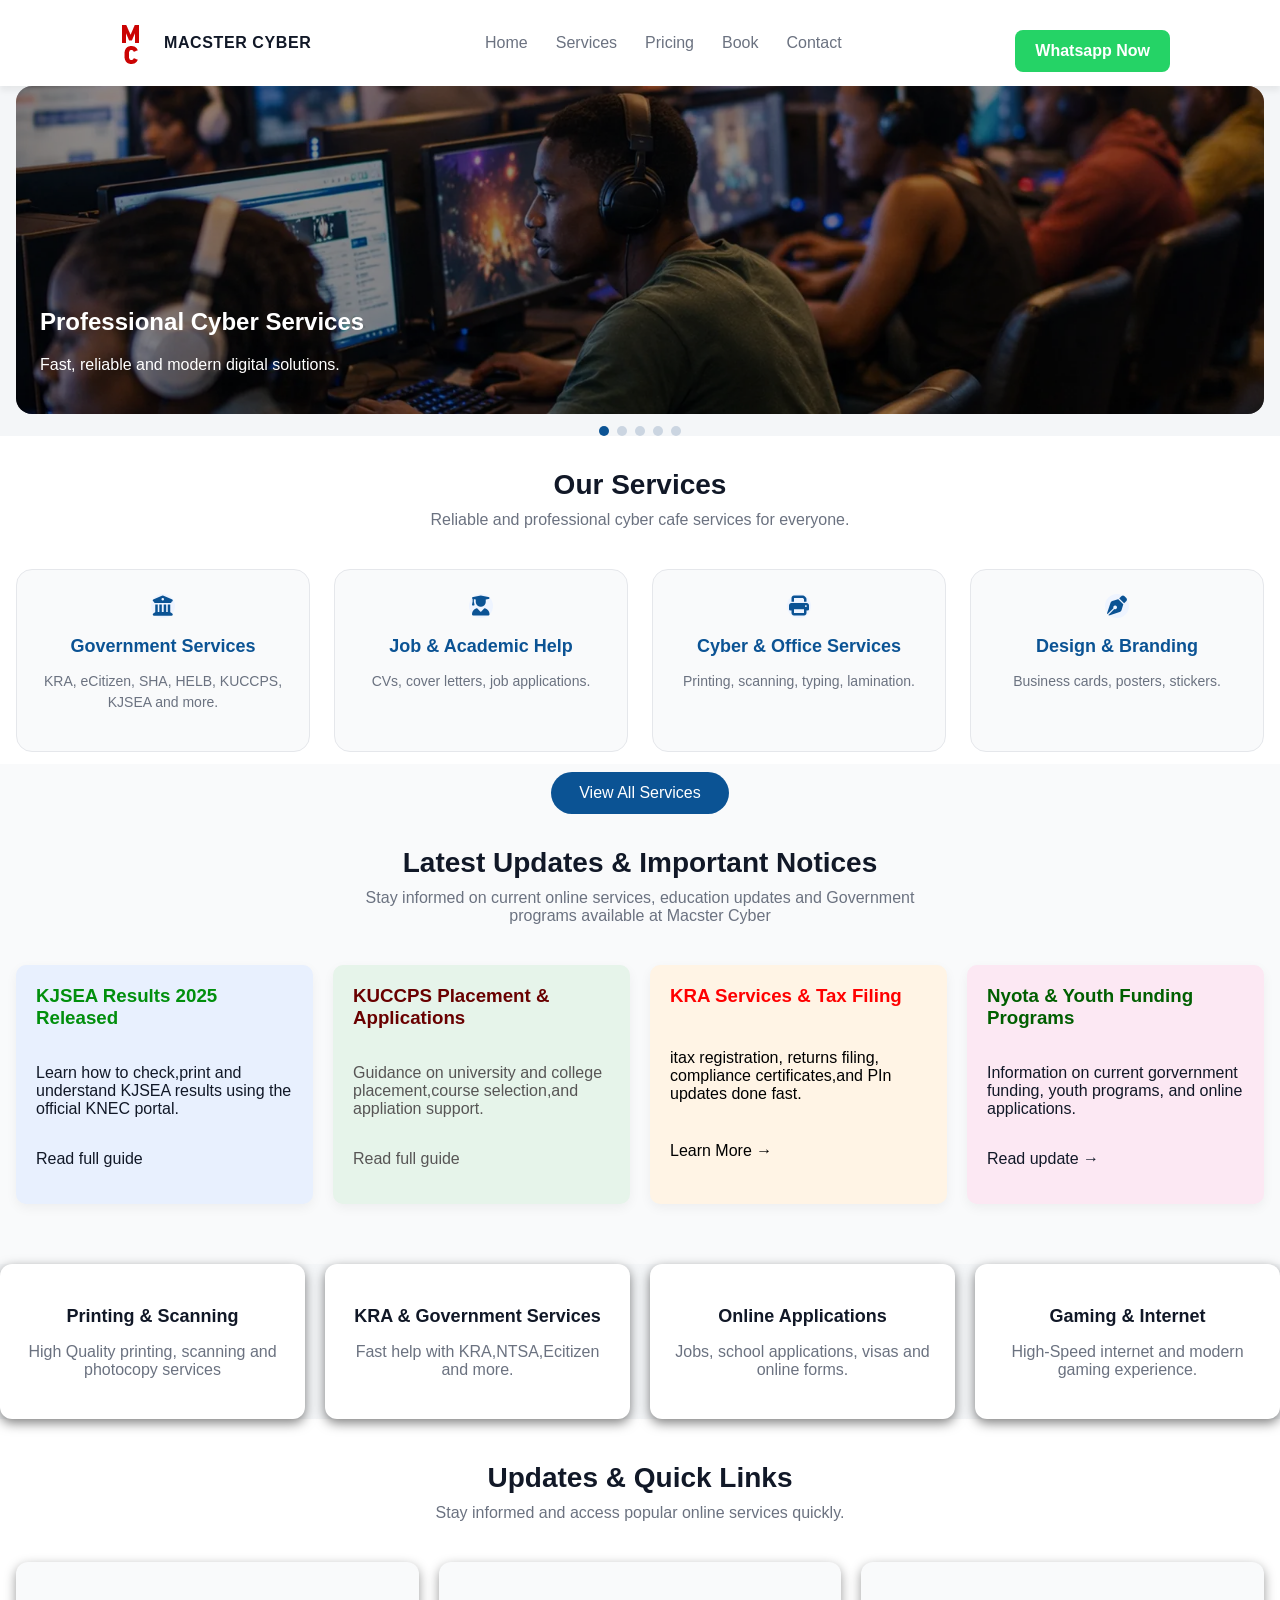
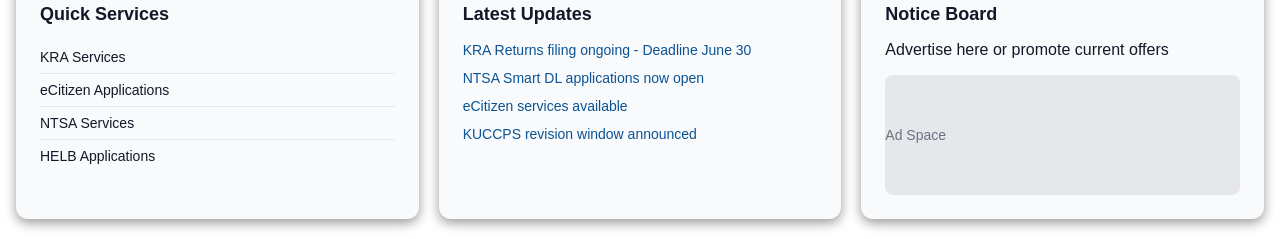
<file: index.html>
<!DOCTYPE html>
<html lang = "en">
  <head>
    <meta charset="utf-8"/>
    <meta name="viewport" content="width=device-width, initial-scale=1"/>
    <title>Macster Cyber Cafe</title>
    <link rel="stylesheet" href="style.css"/>
    <link
  rel="stylesheet"
  href="https://cdnjs.cloudflare.com/ajax/libs/font-awesome/6.5.0/css/all.min.css"
/>

  </head>
  <body>
    <header class="site-header">
      <div class="nav-container" button class="menu-toggle" aria-label="Open menu">
        <a href="#" class="brand" aria-label="Cyber Cafe Home">
          <img src="assets\images\MC LOGO.png" alt="Logo" class="brand-logo" />
          <span class="brand-name">MACSTER CYBER</span>
        </a>

        <nav class="primary-nav" aria-label="Main Navigation">
          <ul class="nav-list">
            <li><a href="#">Home</a></li>
            <li><a href="#">Services</a></li>
            <li><a href="#">Pricing</a></li>
            <li><a href="#">Book</a></li>
            <li><a href="#"">Contact</a> </li>
          </ul>

        </nav>
        <a href="https://wa.me/254110351477"class="whatsapp-btn" target="_blank"class="cta" id="ctabutton">Whatsapp Now</a>
      </div>
    </header>

<section class="slider-section">
  <div class="container">

    <div class="slider">

      <div class="slide active">
        <img src="assets\images\slide-1.webp" alt="Cyber services 1">
        <div class="overlay"></div>
      <div class="slide-text">
        <h2>Professional Cyber Services</h2>
    <p>Fast, reliable and modern digital solutions.</p>
      </div>
      </div>
      
      <div class="slide">
        <img src="assets\images\slide-2.webp" alt="Cyber services 2">
        <div class="overlay"></div>
      <div class="slide-text">
          <h2>High-Speed Internet</h2>
    <p>Work, play, and browse without limits.</p>
      </div>
      </div>
  

      <div class="slide">
        <img src="assets\images\slide-1.webp" alt="Cyber services 3">
        <div class="overlay"></div>
      <div class="slide-text">
       <h2>Gaming Zone</h2>
        <p>Enjoy the latest games with friends.</p>
      </div>
      </div>

      <div class="slide">
        <img src="assets\images\slide-4.webp" alt="Cyber services 4">
        <div class="overlay"></div>
      <div class="slide-text">
       <h2>Online Services</h2>
        <p>Online Job application, Government Services etc </p>
      </div>
      </div>

      <div class="slide">
        <img src="assets\images\slide-5.webp" alt="Cyber services 5">
        <div class="overlay"></div>
      <div class="slide-text">
       <h2>WhatsApp</h2>
        <p>Instant replay</p>
      </div>
      </div>
  <!-- more slides later -->
  <div class="slider-dots">
    <span class="dot active"></span>
    <span class="dot"></span>
    <span class="dot"></span>
    <span class="dot"></span>
    <span class="dot"></span>
    </div>

  </div>
  </div>
</section>



  <section class="services-preview">
    <div class="container">

      <h2>Our Services</h2>
      <p class="section-intro">Reliable and professional cyber cafe services for everyone.</p>
      <div class="cyber-services-grid">

         <a href="services.html#government" class="cyber-services-card">
          <div class="service-icon">
    <i class="fa-solid fa-building-columns"></i>
  </div>
        <h3>Government Services</h3>
        <p>KRA, eCitizen, SHA, HELB, KUCCPS, KJSEA and more.</p>
      </a>


      <a href="services.html#jobs" class="cyber-services-card">
        <div class="service-icon">
    <i class="fa-solid fa-user-graduate"></i>
  </div>
        <h3>Job & Academic Help</h3>
        <p>CVs, cover letters, job applications.</p>
      </a>

        <a href="services.html#cyber" class="cyber-services-card">
          <div class="service-icon">
    <i class="fa-solid fa-print"></i>
  </div>
        <h3>Cyber & Office Services</h3>
        <p>Printing, scanning, typing, lamination.</p>
      </a>

      <a href="services.html#design" class="cyber-services-card">
        <div class="service-icon">
    <i class="fa-solid fa-pen-nib"></i>
  </div>
        <h3>Design & Branding</h3>
        <p>Business cards, posters, stickers.</p>
      </a>

    </div>

    <div class="view-all">
      <a href="services.html" class="btn">View All Services</a>
      </div>

    </div>
  </section>





  <section class="trending-updates">
    <div class="container">

      <h2 class="section-title">Latest Updates & Important Notices</h2>
      <p class="section-intro">Stay informed on current online services, education updates and Government programs available at Macster Cyber

      </p>
      <div class="trending-grid">
        
        <!-- Updates Card 1-->
      <a href="kcse-kjsea.html" class="trending-card kjsea">
            <h3>KJSEA Results 2025 Released</h3>
            <p>Learn how to check,print and understand KJSEA results using the official KNEC portal.</p>
            <p>Read full guide</p>
            
          </a>
         
         <!-- Update Card 2 -->

         <a href="kuccps-guide.html" class="trending-card kuccps-guide">
           <h3>KUCCPS Placement & Applications</h3>
          <p>Guidance on university and college placement,course selection,and appliation support.</p>
            <p>Read full guide</p>
          </a>
         

         <!-- Update Card 3-->
          <a href="kra.html" class="trending-card kra">
            <h3>KRA Services & Tax Filing</h3>
            <p>itax registration, returns filing, compliance certificates,and PIn updates done fast.</p>
            <p>Learn More →</p>
            </a>
            
            <!--Update Card 4-->
            <a href="nyota.html" class="trending-card nyota">
              <h3>Nyota & Youth Funding Programs</h3>
              <p> Information on current gorvernment funding, youth programs, and online applications.</p>
                <p>Read update →</p>
              </a>

          </div>

      </div>

        
  </section>


<section>
  <div class="services-grid">


    <div class="service-card">
    <h3>Printing & Scanning</h3>
    <p>High Quality printing, scanning and photocopy services</p>
  </div>

  <div class="service-card">
    <h3>KRA & Government Services</h3>
    <p>Fast help with KRA,NTSA,Ecitizen and more.</p>
  </div>

  <div class="service-card">
        <h3>Online Applications</h3>
        <p>Jobs, school applications, visas and online forms.</p>
      </div>
  <vid class="service-card">
    <h3>Gaming & Internet</h3>
    <p>High-Speed internet and modern gaming experience.</p>
  </vid>

  </div>
</div>

</section>



<section class="updates">
  <div class="container">

    <h2 class="section-title">Updates & Quick Links</h2>
    <p class="section-intro">
      Stay informed and access popular online services quickly.
    </p>

    <div class="updates-grid">

      <!-- Column 1: updates -->
       <div class="updates-card">
        <h3>Quick Services</h3>
        <ul class="quick-services">
          <li>KRA Services</li>
          <li>eCitizen Applications</li>
          <li>NTSA Services</li>
          <li>HELB Applications</li>
        </ul>
       </div>

        <!-- Column 2: Quick Services -->
       <div class="updates-card">
        <h3>Latest Updates</h3>
        <ul class="updates-list">
          <li><a href="#" >KRA Returns filing ongoing - Deadline June 30</a></li>
           <li><a href="#" >NTSA Smart DL applications now open</a></li>
            <li><a href="#" >eCitizen services available</a></li>
             <li><a href="#" >KUCCPS revision window announced</a></li>
        </ul>
       </div>

       <!-- Column 3: Ads / Promo -->
        <div class="updates-card ads-card">
          <h3>Notice Board</h3>
          <p>
            Advertise here or promote current offers
          </p>
          <div class="ad-placeholder">
            Ad Space
          </div>
        </div>

    </div>
  </div>
</section>






<script src="script.js"></script>

  </body>

</html>
</file>
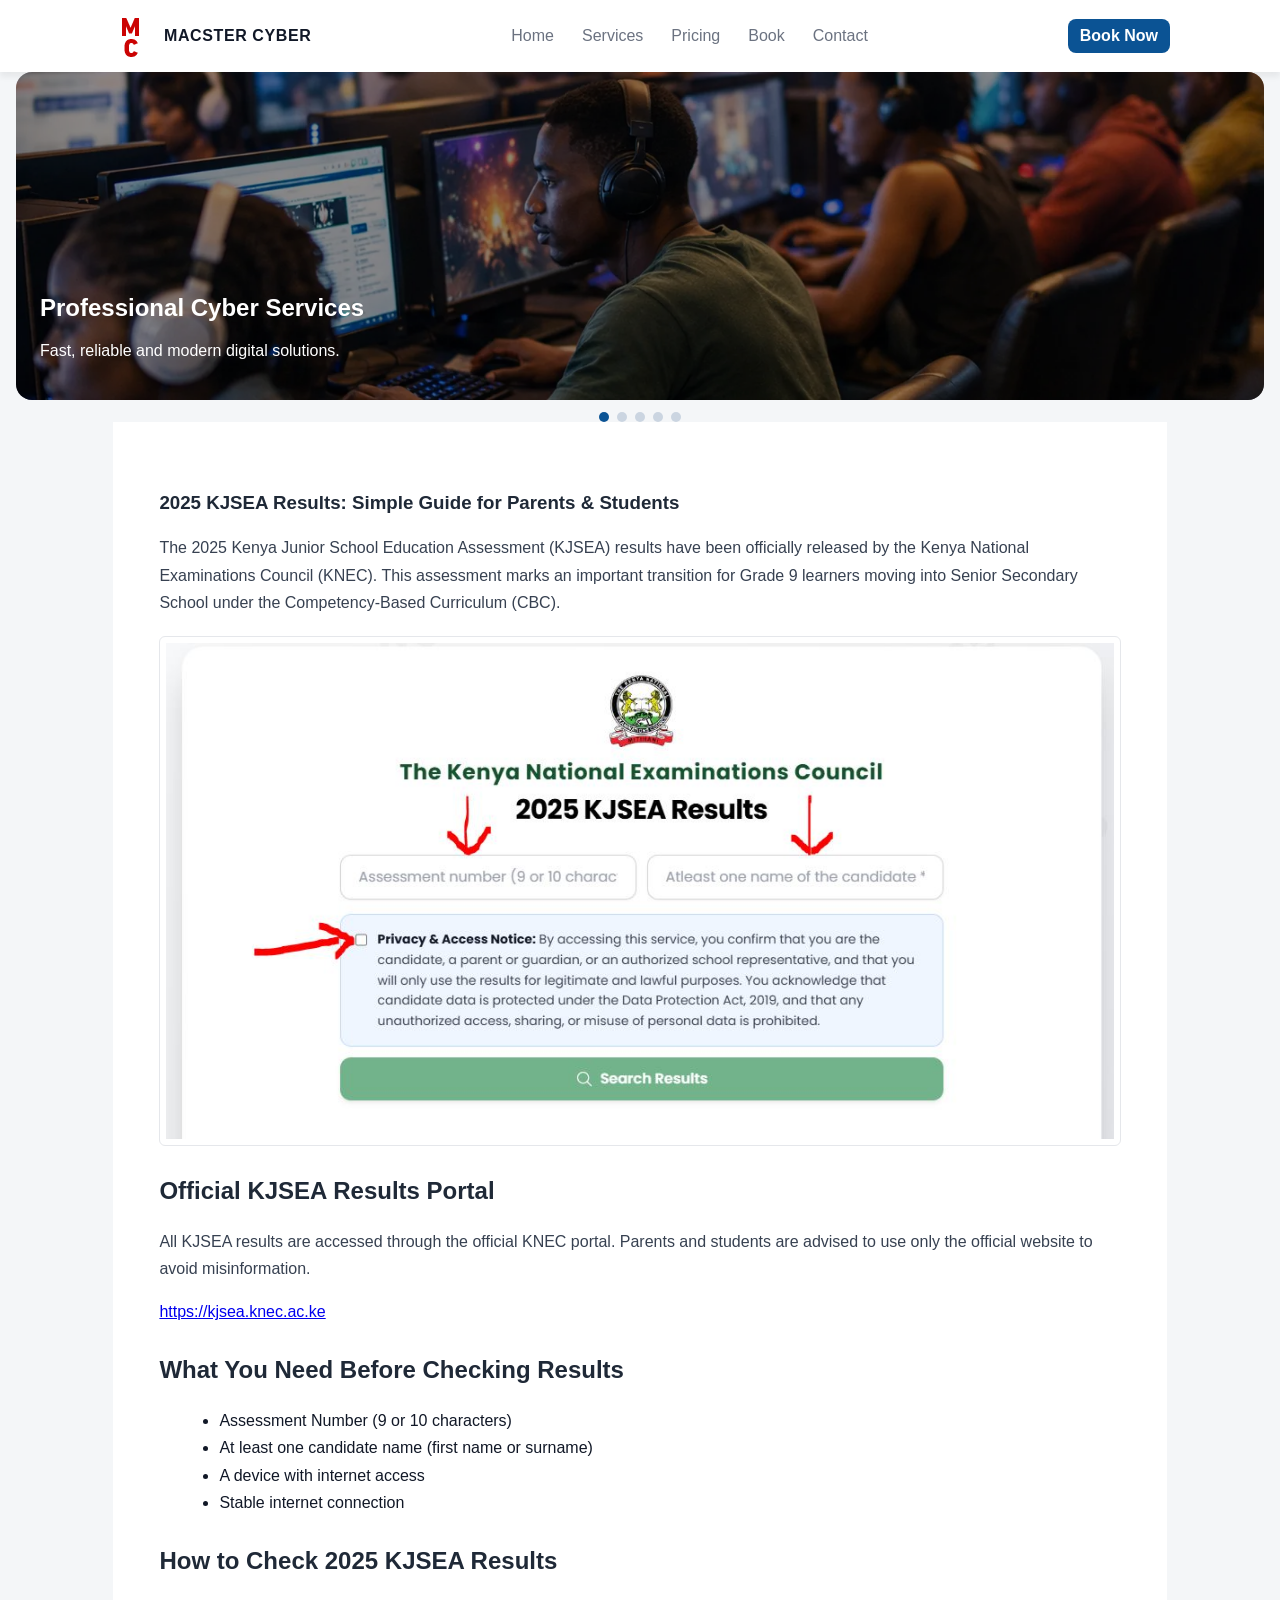
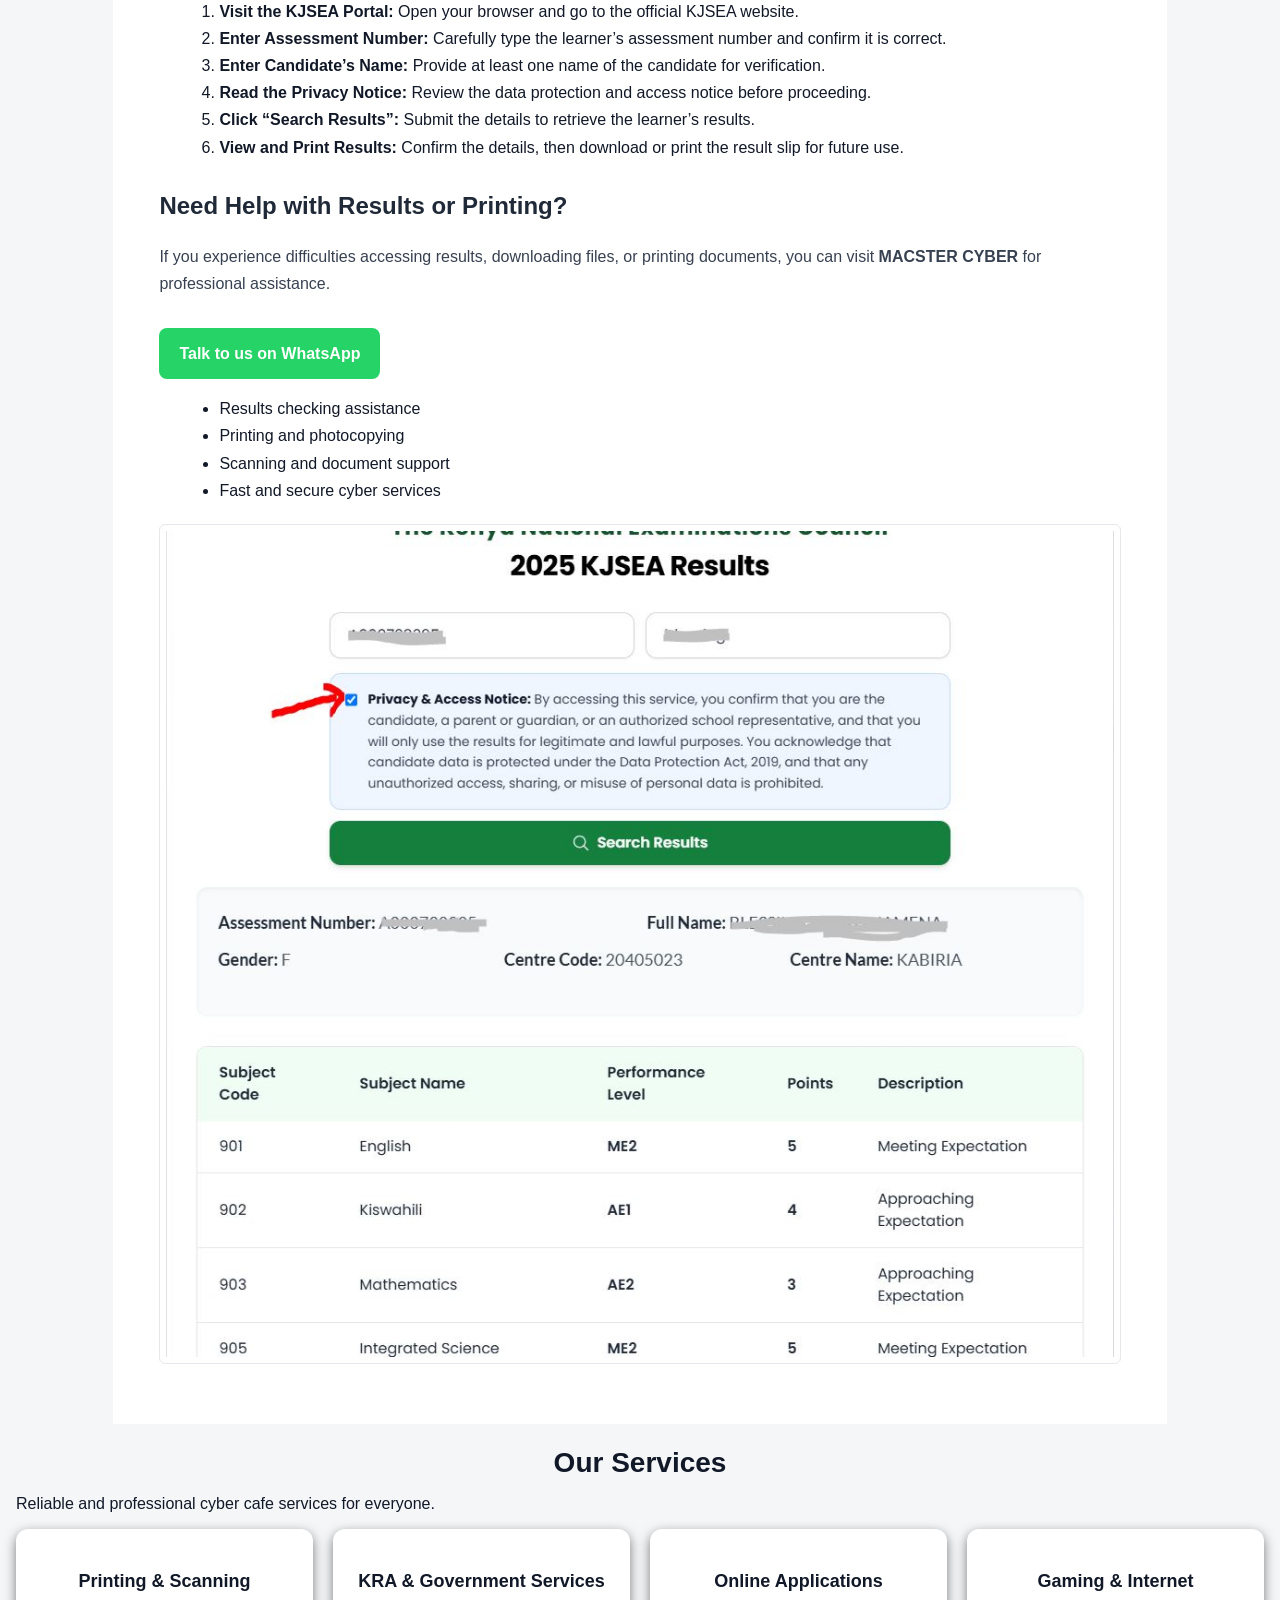
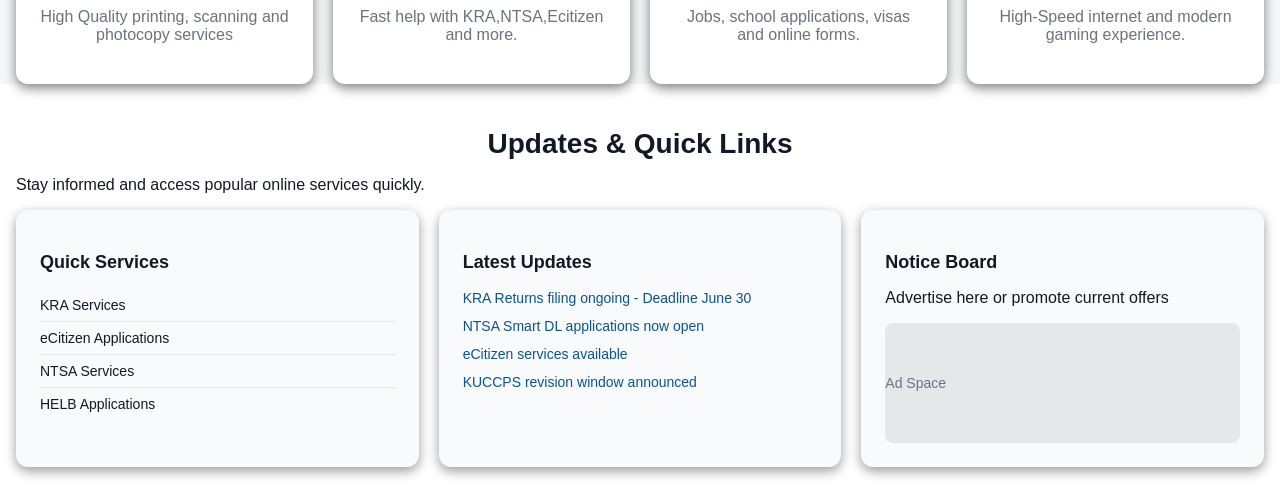
<file: kcse-kjsea.html>
<!DOCTYPE html>
<html lang = "en">
  <head>
    <meta charset="utf-8"/>
    <meta name="viewport" content="width=device-width, initial-scale=1"/>
    <title>Macster Cyber Cafe</title>
    <link rel="stylesheet" href="style.css"/>
  </head>
  <body>
    <header class="site-header">
      <div class="nav-container">
        <a href="#" class="brand" aria-label="Cyber Cafe Home">
          <img src="assets\images\MC LOGO.png" alt="Logo" class="brand-logo" />
          <span class="brand-name">MACSTER CYBER</span>
        </a>

        <nav class="primary-nav" aria-label="Main Navigation">
          <ul class="nav-list">
            <li><a href="index.html">Home</a></li>
            <li><a href="#">Services</a></li>
            <li><a href="#">Pricing</a></li>
            <li><a href="#">Book</a></li>
            <li><a href="#">Contact</a> </li>
          </ul>

        </nav>
        <a href="#" class="cta" id="ctabutton">Book Now</a>
      </div>
    </header>

<section class="slider-section">
  <div class="container">

    <div class="slider">

      <div class="slide active">
        <img src="assets\images\slide-1.webp" alt="Cyber services 1">
        <div class="overlay"></div>
      <div class="slide-text">
        <h2>Professional Cyber Services</h2>
    <p>Fast, reliable and modern digital solutions.</p>
      </div>
      </div>
      
      <div class="slide">
        <img src="assets\images\slide-2.webp" alt="Cyber services 2">
        <div class="overlay"></div>
      <div class="slide-text">
          <h2>High-Speed Internet</h2>
    <p>Work, play, and browse without limits.</p>
      </div>
      </div>
  

      <div class="slide">
        <img src="assets\images\slide-1.webp" alt="Cyber services 3">
        <div class="overlay"></div>
      <div class="slide-text">
       <h2>Gaming Zone</h2>
        <p>Enjoy the latest games with friends.</p>
      </div>
      </div>

      <div class="slide">
        <img src="assets\images\slide-4.webp" alt="Cyber services 4">
        <div class="overlay"></div>
      <div class="slide-text">
       <h2>Online Services</h2>
        <p>Online Job application, Government Services etc </p>
      </div>
      </div>

      <div class="slide">
        <img src="assets\images\slide-5.webp" alt="Cyber services 5">
        <div class="overlay"></div>
      <div class="slide-text">
       <h2>WhatsApp</h2>
        <p>Instant replay</p>
      </div>
      </div>
  <!-- more slides later -->
  <div class="slider-dots">
    <span class="dot active"></span>
    <span class="dot"></span>
    <span class="dot"></span>
    <span class="dot"></span>
    <span class="dot"></span>
    </div>

  </div>
  </div>


<section class="exam-guide">
    <div class="container">

        <h1>2025 KJSEA Results: Simple Guide for Parents & Students</h1>
         <p class="intro">
        The 2025 Kenya Junior School Education Assessment (KJSEA) results
        have been officially released by the Kenya National Examinations
        Council (KNEC). This assessment marks an important transition for
        Grade 9 learners moving into Senior Secondary School under the
        Competency-Based Curriculum (CBC).
      </p>
<img src="assets/images/kjsea-guide-image1.JPG" alt="Kjsea image guide"/>
       <h2>Official KJSEA Results Portal</h2>
       <p>
        All KJSEA results are accessed through the official KNEC portal.
        Parents and students are advised to use only the official website
        to avoid misinformation.
      </p>
      <p>
        <a href="https://kjsea.knec.ac.ke" target="_blank" rel="noopener">
          https://kjsea.knec.ac.ke
        </a>
        <h2>What You Need Before Checking Results</h2>
        <ul>
        <li>Assessment Number (9 or 10 characters)</li>
        <li>At least one candidate name (first name or surname)</li>
        <li>A device with internet access</li>
        <li>Stable internet connection</li>
      </ul>

      <h2>How to Check 2025 KJSEA Results</h2>

      <ol>
        <li>
          <strong>Visit the KJSEA Portal:</strong>
          Open your browser and go to the official KJSEA website.
        </li>

        <li>
          <strong>Enter Assessment Number:</strong>
          Carefully type the learner’s assessment number and confirm it is correct.
        </li>

        <li>
          <strong>Enter Candidate’s Name:</strong>
          Provide at least one name of the candidate for verification.
        </li>

        <li>
          <strong>Read the Privacy Notice:</strong>
          Review the data protection and access notice before proceeding.
        </li>

        <li>
          <strong>Click “Search Results”:</strong>
          Submit the details to retrieve the learner’s results.
        </li>

        <li>
          <strong>View and Print Results:</strong>
          Confirm the details, then download or print the result slip for future use.
        </li>
      </ol>

      <h2>Need Help with Results or Printing?</h2>
      <p>
        If you experience difficulties accessing results, downloading files,
        or printing documents, you can visit <strong>MACSTER CYBER</strong>
        for professional assistance.
      </p>
      <a
  href="https://wa.me/254110351477"
  class="whatsapp-btn"
  target="_blank"
>
  Talk to us on WhatsApp
</a>
      <p>

      <ul>
        <li>Results checking assistance</li>
        <li>Printing and photocopying</li>
        <li>Scanning and document support</li>
        <li>Fast and secure cyber services</li>
      </ul>
    
      <img src="assets/images/Kjsea-image-guide2.JPG" alt="Kjsea image guide"/>
      </p>



    </div>
</section>





<section class="services">
<div class="container">
  <h2 class="section-title">Our Services</h2>
  <p class="section-subtitle">
    Reliable and professional cyber cafe services for everyone.
  </p>
  <div class="services-grid">


    <div class="service-card">
    <h3>Printing & Scanning</h3>
    <p>High Quality printing, scanning and photocopy services</p>
  </div>

  <div class="service-card">
    <h3>KRA & Government Services</h3>
    <p>Fast help with KRA,NTSA,Ecitizen and more.</p>
  </div>

  <div class="service-card">
        <h3>Online Applications</h3>
        <p>Jobs, school applications, visas and online forms.</p>
      </div>
  <vid class="service-card">
    <h3>Gaming & Internet</h3>
    <p>High-Speed internet and modern gaming experience.</p>
  </vid>

  </div>
</div>

</section>



<section class="updates">
  <div class="container">

    <h2 class="section-title">Updates & Quick Links</h2>
    <p class="section-subtitle">
      Stay informed and access popular online services quickly.
    </p>

    <div class="updates-grid">

      <!-- Column 1: updates -->
       <div class="updates-card">
        <h3>Quick Services</h3>
        <ul class="quick-services">
          <li>KRA Services</li>
          <li>eCitizen Applications</li>
          <li>NTSA Services</li>
          <li>HELB Applications</li>
        </ul>
       </div>

        <!-- Column 2: Quick Services -->
       <div class="updates-card">
        <h3>Latest Updates</h3>
        <ul class="updates-list">
          <li><a href="#" >KRA Returns filing ongoing - Deadline June 30</a></li>
           <li><a href="#" >NTSA Smart DL applications now open</a></li>
            <li><a href="#" >eCitizen services available</a></li>
             <li><a href="#" >KUCCPS revision window announced</a></li>
        </ul>
       </div>

       <!-- Column 3: Ads / Promo -->
        <div class="updates-card ads-card">
          <h3>Notice Board</h3>
          <p>
            Advertise here or promote current offers
          </p>
          <div class="ad-placeholder">
            Ad Space
          </div>
        </div>

    </div>
  </div>
</section>






<script src="script.js"></script>

  </body>

</html>
</file>
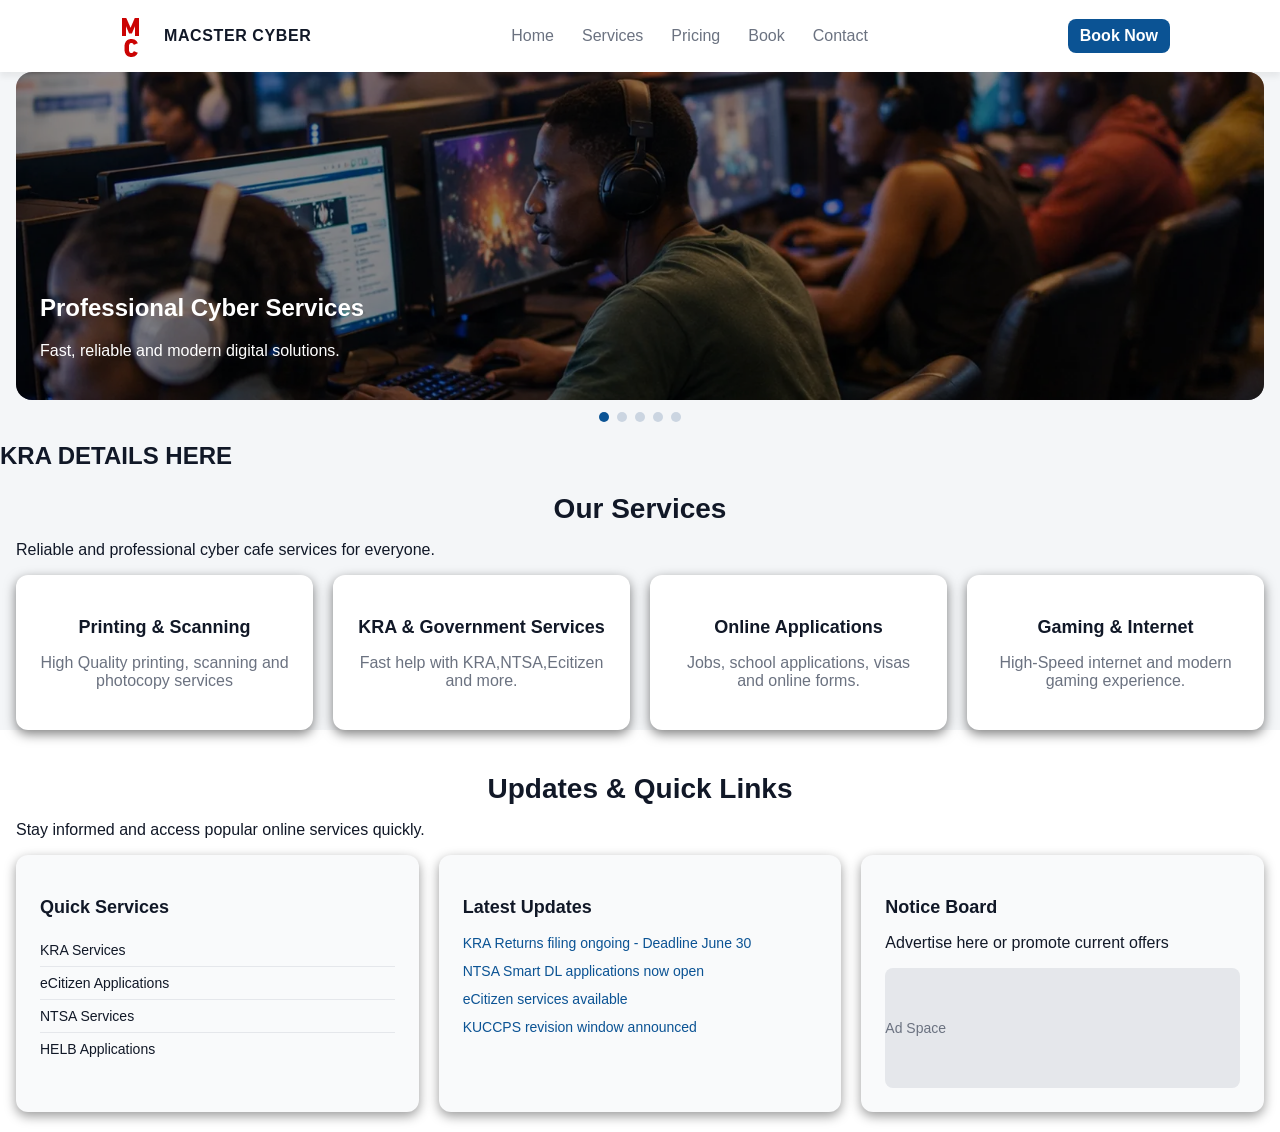
<file: kra.html>
<!DOCTYPE html>
<html lang = "en">
  <head>
    <meta charset="utf-8"/>
    <meta name="viewport" content="width=device-width, initial-scale=1"/>
    <title>Macster Cyber Cafe</title>
    <link rel="stylesheet" href="style.css"/>
  </head>
  <body>
    <header class="site-header">
      <div class="nav-container">
        <a href="#" class="brand" aria-label="Cyber Cafe Home">
          <img src="assets\images\MC LOGO.png" alt="Logo" class="brand-logo" />
          <span class="brand-name">MACSTER CYBER</span>
        </a>

        <nav class="primary-nav" aria-label="Main Navigation">
          <ul class="nav-list">
            <li><a href="index.html">Home</a></li>
            <li><a href="#">Services</a></li>
            <li><a href="#">Pricing</a></li>
            <li><a href="#">Book</a></li>
            <li><a href="#">Contact</a> </li>
          </ul>

        </nav>
        <a href="#" class="cta" id="ctabutton">Book Now</a>
      </div>
    </header>

<section class="slider-section">
  <div class="container">

    <div class="slider">

      <div class="slide active">
        <img src="assets\images\slide-1.webp" alt="Cyber services 1">
        <div class="overlay"></div>
      <div class="slide-text">
        <h2>Professional Cyber Services</h2>
    <p>Fast, reliable and modern digital solutions.</p>
      </div>
      </div>
      
      <div class="slide">
        <img src="assets\images\slide-2.webp" alt="Cyber services 2">
        <div class="overlay"></div>
      <div class="slide-text">
          <h2>High-Speed Internet</h2>
    <p>Work, play, and browse without limits.</p>
      </div>
      </div>
  

      <div class="slide">
        <img src="assets\images\slide-1.webp" alt="Cyber services 3">
        <div class="overlay"></div>
      <div class="slide-text">
       <h2>Gaming Zone</h2>
        <p>Enjoy the latest games with friends.</p>
      </div>
      </div>

      <div class="slide">
        <img src="assets\images\slide-4.webp" alt="Cyber services 4">
        <div class="overlay"></div>
      <div class="slide-text">
       <h2>Online Services</h2>
        <p>Online Job application, Government Services etc </p>
      </div>
      </div>

      <div class="slide">
        <img src="assets\images\slide-5.webp" alt="Cyber services 5">
        <div class="overlay"></div>
      <div class="slide-text">
       <h2>WhatsApp</h2>
        <p>Instant replay</p>
      </div>
      </div>
  <!-- more slides later -->
  <div class="slider-dots">
    <span class="dot active"></span>
    <span class="dot"></span>
    <span class="dot"></span>
    <span class="dot"></span>
    <span class="dot"></span>
    </div>

  </div>
  </div>




<h1>KRA DETAILS HERE</h1>


<section class="services">
<div class="container">
  <h2 class="section-title">Our Services</h2>
  <p class="section-subtitle">
    Reliable and professional cyber cafe services for everyone.
  </p>
  <div class="services-grid">


    <div class="service-card">
    <h3>Printing & Scanning</h3>
    <p>High Quality printing, scanning and photocopy services</p>
  </div>

  <div class="service-card">
    <h3>KRA & Government Services</h3>
    <p>Fast help with KRA,NTSA,Ecitizen and more.</p>
  </div>

  <div class="service-card">
        <h3>Online Applications</h3>
        <p>Jobs, school applications, visas and online forms.</p>
      </div>
  <vid class="service-card">
    <h3>Gaming & Internet</h3>
    <p>High-Speed internet and modern gaming experience.</p>
  </vid>

  </div>
</div>

</section>



<section class="updates">
  <div class="container">

    <h2 class="section-title">Updates & Quick Links</h2>
    <p class="section-subtitle">
      Stay informed and access popular online services quickly.
    </p>

    <div class="updates-grid">

      <!-- Column 1: updates -->
       <div class="updates-card">
        <h3>Quick Services</h3>
        <ul class="quick-services">
          <li>KRA Services</li>
          <li>eCitizen Applications</li>
          <li>NTSA Services</li>
          <li>HELB Applications</li>
        </ul>
       </div>

        <!-- Column 2: Quick Services -->
       <div class="updates-card">
        <h3>Latest Updates</h3>
        <ul class="updates-list">
          <li><a href="#" >KRA Returns filing ongoing - Deadline June 30</a></li>
           <li><a href="#" >NTSA Smart DL applications now open</a></li>
            <li><a href="#" >eCitizen services available</a></li>
             <li><a href="#" >KUCCPS revision window announced</a></li>
        </ul>
       </div>

       <!-- Column 3: Ads / Promo -->
        <div class="updates-card ads-card">
          <h3>Notice Board</h3>
          <p>
            Advertise here or promote current offers
          </p>
          <div class="ad-placeholder">
            Ad Space
          </div>
        </div>

    </div>
  </div>
</section>






<script src="script.js"></script>

  </body>

</html>
</file>
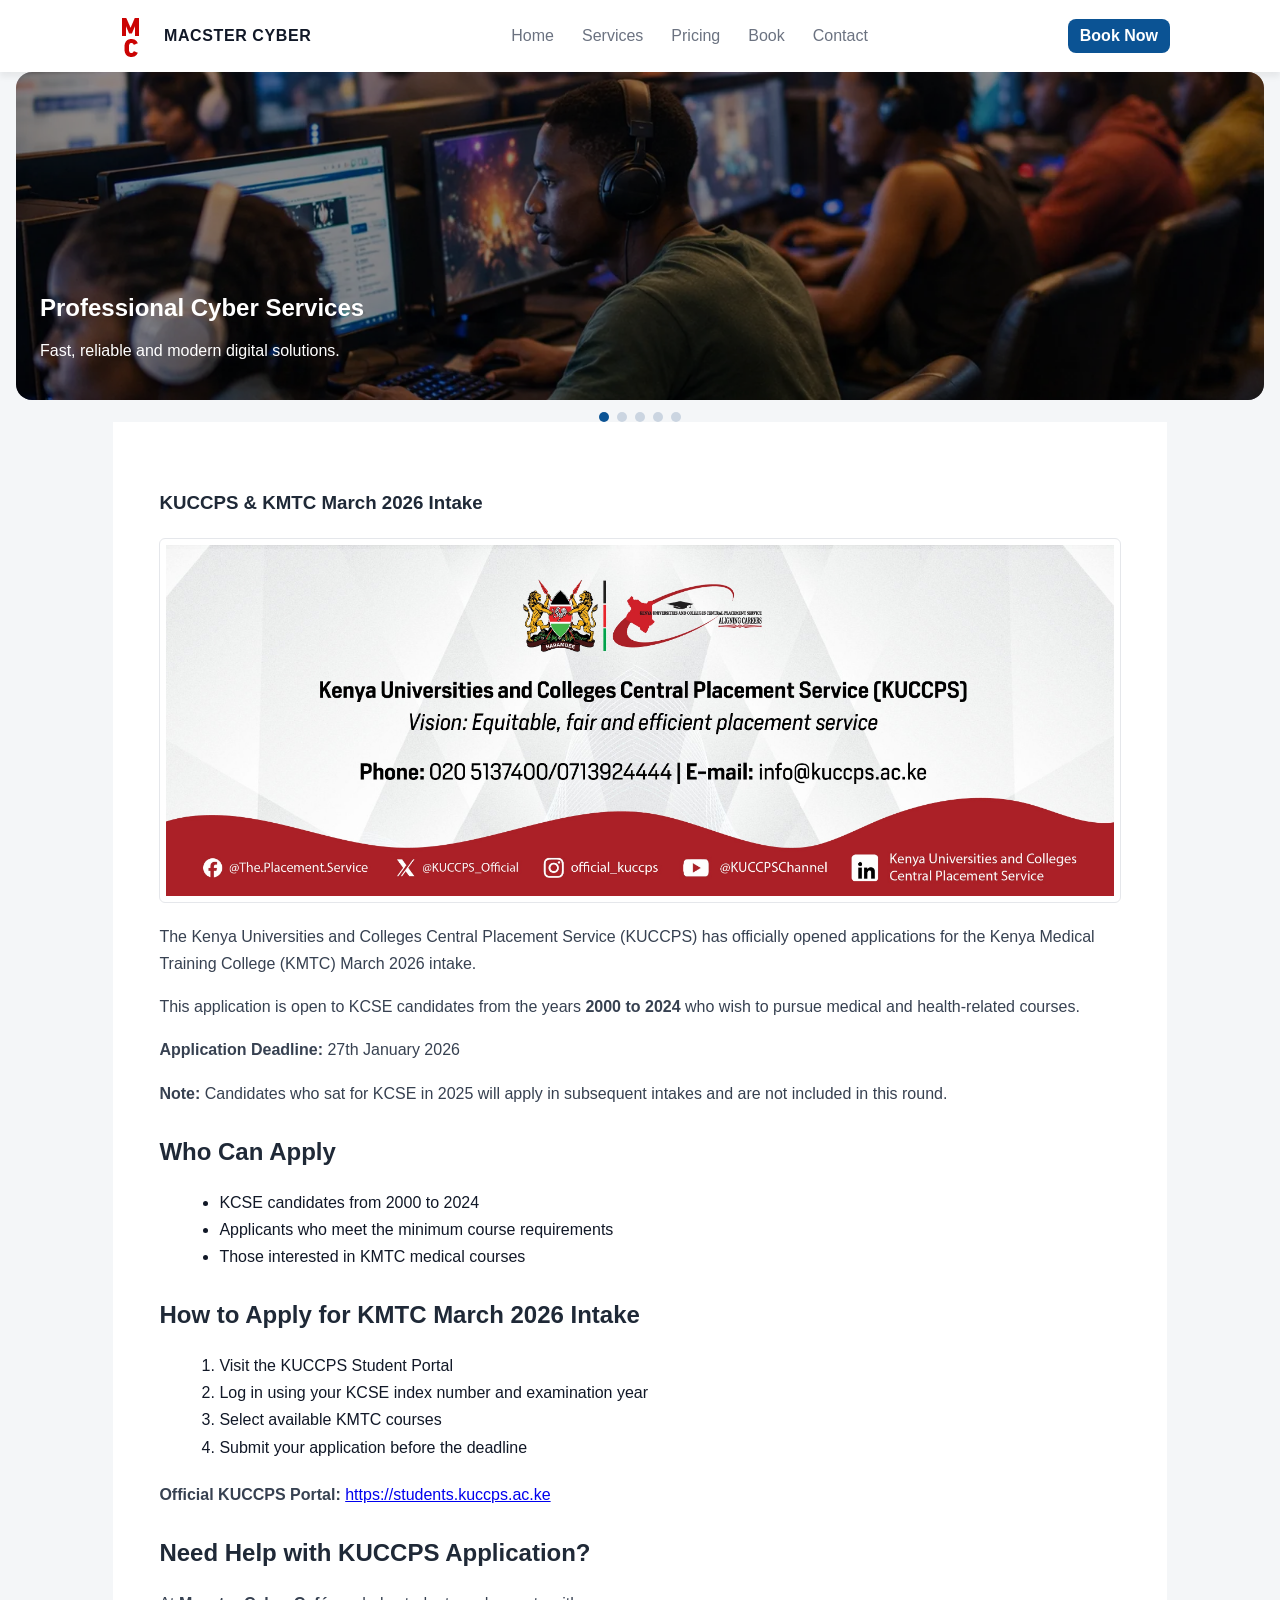
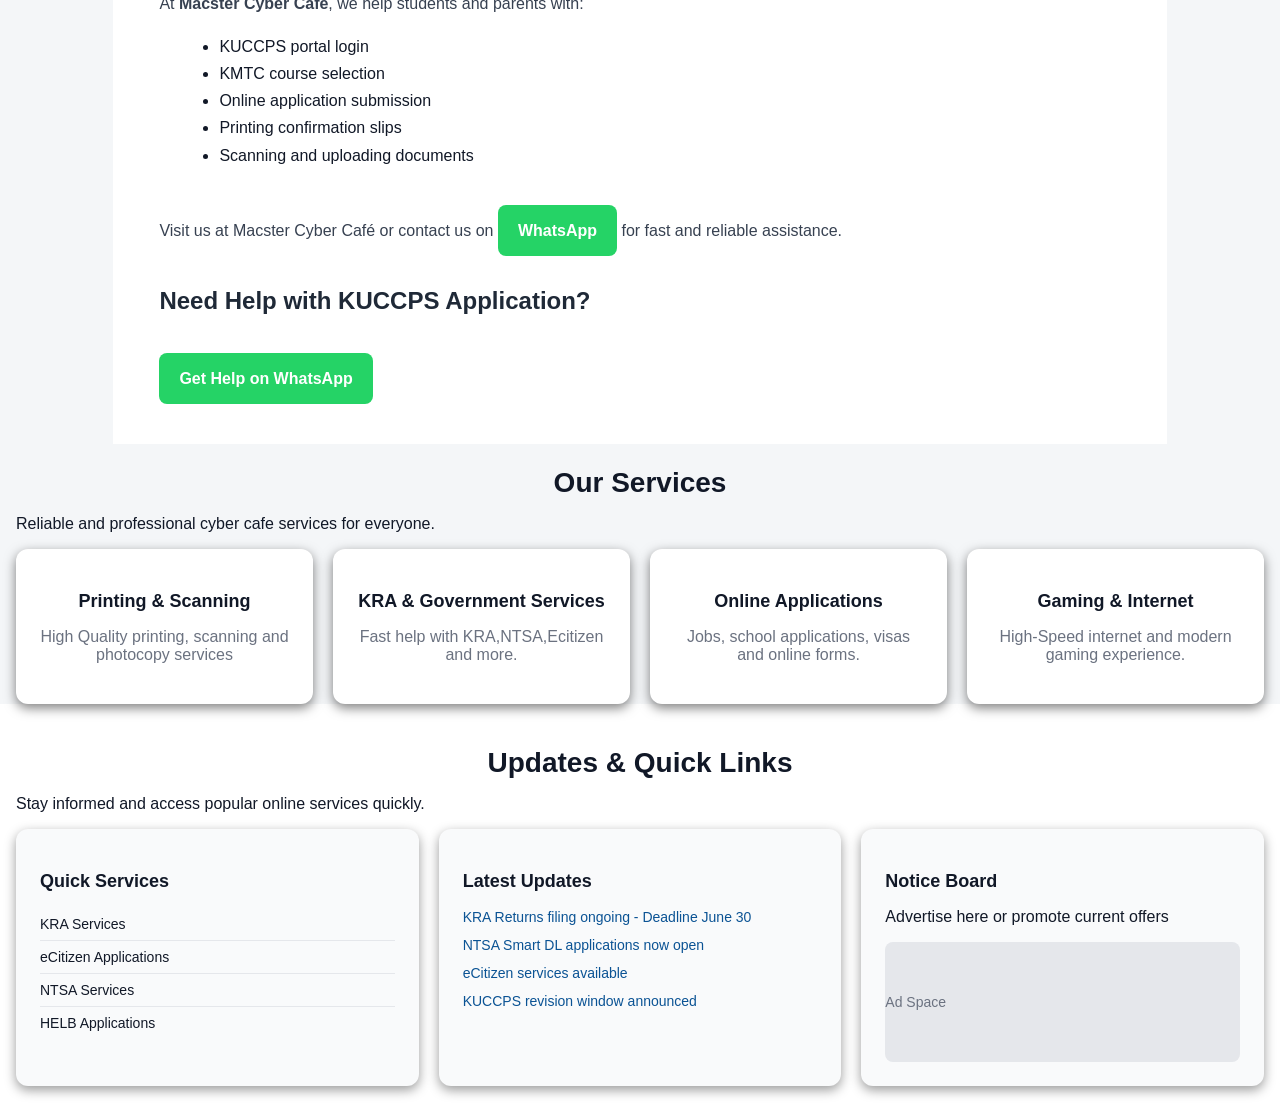
<file: kuccps-guide.html>
<!DOCTYPE html>
<html lang = "en">
  <head>
    <meta charset="utf-8"/>
    <meta name="viewport" content="width=device-width, initial-scale=1"/>
    <title>Macster Cyber Cafe</title>
    <link rel="stylesheet" href="style.css"/>
  </head>
  <body>
    <header class="site-header">
      <div class="nav-container">
        <a href="#" class="brand" aria-label="Cyber Cafe Home">
          <img src="assets\images\MC LOGO.png" alt="Logo" class="brand-logo" />
          <span class="brand-name">MACSTER CYBER</span>
        </a>

        <nav class="primary-nav" aria-label="Main Navigation">
          <ul class="nav-list">
            <li><a href="index.html">Home</a></li>
            <li><a href="#">Services</a></li>
            <li><a href="#">Pricing</a></li>
            <li><a href="#">Book</a></li>
            <li><a href="#">Contact</a> </li>
          </ul>

        </nav>
        <a href="#" class="cta" id="ctabutton">Book Now</a>
      </div>
    </header>

<section class="slider-section">
  <div class="container">

    <div class="slider">

      <div class="slide active">
        <img src="assets\images\slide-1.webp" alt="Cyber services 1">
        <div class="overlay"></div>
      <div class="slide-text">
        <h2>Professional Cyber Services</h2>
    <p>Fast, reliable and modern digital solutions.</p>
      </div>
      </div>
      
      <div class="slide">
        <img src="assets\images\slide-2.webp" alt="Cyber services 2">
        <div class="overlay"></div>
      <div class="slide-text">
          <h2>High-Speed Internet</h2>
    <p>Work, play, and browse without limits.</p>
      </div>
      </div>
  

      <div class="slide">
        <img src="assets\images\slide-1.webp" alt="Cyber services 3">
        <div class="overlay"></div>
      <div class="slide-text">
       <h2>Gaming Zone</h2>
        <p>Enjoy the latest games with friends.</p>
      </div>
      </div>

      <div class="slide">
        <img src="assets\images\slide-4.webp" alt="Cyber services 4">
        <div class="overlay"></div>
      <div class="slide-text">
       <h2>Online Services</h2>
        <p>Online Job application, Government Services etc </p>
      </div>
      </div>

      <div class="slide">
        <img src="assets\images\slide-5.webp" alt="Cyber services 5">
        <div class="overlay"></div>
      <div class="slide-text">
       <h2>WhatsApp</h2>
        <p>Instant replay</p>
      </div>
      </div>
  <!-- more slides later -->
  <div class="slider-dots">
    <span class="dot active"></span>
    <span class="dot"></span>
    <span class="dot"></span>
    <span class="dot"></span>
    <span class="dot"></span>
    </div>

  </div>
  </div>



  <section class="exam-guide kuccps-guide">
    <div class="container">
        <h1>KUCCPS & KMTC March 2026 Intake</h1>
        <img src="assets\images\KUCCPS\KUCCPS-IMAGE-GUIDE0.jpg" alt="KUCCPS application"/>
        <p>
    <p>
      The Kenya Universities and Colleges Central Placement Service (KUCCPS)
      has officially opened applications for the Kenya Medical Training College (KMTC)
      March 2026 intake.
    </p>

    <p>
      This application is open to KCSE candidates from the years
      <strong>2000 to 2024</strong> who wish to pursue medical and health-related courses.
    </p>

    <p>
      <strong>Application Deadline:</strong> 27th January 2026
    </p>

    <p>
      <strong>Note:</strong> Candidates who sat for KCSE in 2025 will apply
      in subsequent intakes and are not included in this round.
    </p>

    <h2>Who Can Apply</h2>

    <ul>
      <li>KCSE candidates from 2000 to 2024</li>
      <li>Applicants who meet the minimum course requirements</li>
      <li>Those interested in KMTC medical courses</li>
    </ul>

    <h2>How to Apply for KMTC March 2026 Intake</h2>

    <ol>
      <li>Visit the KUCCPS Student Portal</li>
      <li>Log in using your KCSE index number and examination year</li>
      <li>Select available KMTC courses</li>
      <li>Submit your application before the deadline</li>
    </ol>

    <p>
      <strong>Official KUCCPS Portal:</strong>
      <a href="https://students.kuccps.net/login/" target="_blank">
        https://students.kuccps.ac.ke
      </a>
    </p>

    <h2>Need Help with KUCCPS Application?</h2>

    <p>
      At <strong>Macster Cyber Café</strong>, we help students and parents with:
    </p>

    <ul>
      <li>KUCCPS portal login</li>
      <li>KMTC course selection</li>
      <li>Online application submission</li>
      <li>Printing confirmation slips</li>
      <li>Scanning and uploading documents</li>
    </ul>

    <p>
      Visit us at Macster Cyber Café or contact us on <a
  href="https://wa.me/254110351477"
  class="whatsapp-btn"
  target="_blank"
>
  WhatsApp
</a>
      for fast and reliable assistance.
    </p>
    <h2>Need Help with KUCCPS Application?</h2>
    <a
  href="https://wa.me/254110351477"
  class="whatsapp-btn"
  target="_blank"
>
  Get Help on WhatsApp
</a>
    </div>

  </section>






<section class="services">
<div class="container">
  <h2 class="section-title">Our Services</h2>
  <p class="section-subtitle">
    Reliable and professional cyber cafe services for everyone.
  </p>
  <div class="services-grid">


    <div class="service-card">
    <h3>Printing & Scanning</h3>
    <p>High Quality printing, scanning and photocopy services</p>
  </div>

  <div class="service-card">
    <h3>KRA & Government Services</h3>
    <p>Fast help with KRA,NTSA,Ecitizen and more.</p>
  </div>

  <div class="service-card">
        <h3>Online Applications</h3>
        <p>Jobs, school applications, visas and online forms.</p>
      </div>
  <vid class="service-card">
    <h3>Gaming & Internet</h3>
    <p>High-Speed internet and modern gaming experience.</p>
  </vid>

  </div>
</div>

</section>



<section class="updates">
  <div class="container">

    <h2 class="section-title">Updates & Quick Links</h2>
    <p class="section-subtitle">
      Stay informed and access popular online services quickly.
    </p>

    <div class="updates-grid">

      <!-- Column 1: updates -->
       <div class="updates-card">
        <h3>Quick Services</h3>
        <ul class="quick-services">
          <li>KRA Services</li>
          <li>eCitizen Applications</li>
          <li>NTSA Services</li>
          <li>HELB Applications</li>
        </ul>
       </div>

        <!-- Column 2: Quick Services -->
       <div class="updates-card">
        <h3>Latest Updates</h3>
        <ul class="updates-list">
          <li><a href="#" >KRA Returns filing ongoing - Deadline June 30</a></li>
           <li><a href="#" >NTSA Smart DL applications now open</a></li>
            <li><a href="#" >eCitizen services available</a></li>
             <li><a href="#" >KUCCPS revision window announced</a></li>
        </ul>
       </div>

       <!-- Column 3: Ads / Promo -->
        <div class="updates-card ads-card">
          <h3>Notice Board</h3>
          <p>
            Advertise here or promote current offers
          </p>
          <div class="ad-placeholder">
            Ad Space
          </div>
        </div>

    </div>
  </div>
</section>






<script src="script.js"></script>

  </body>

</html>
</file>
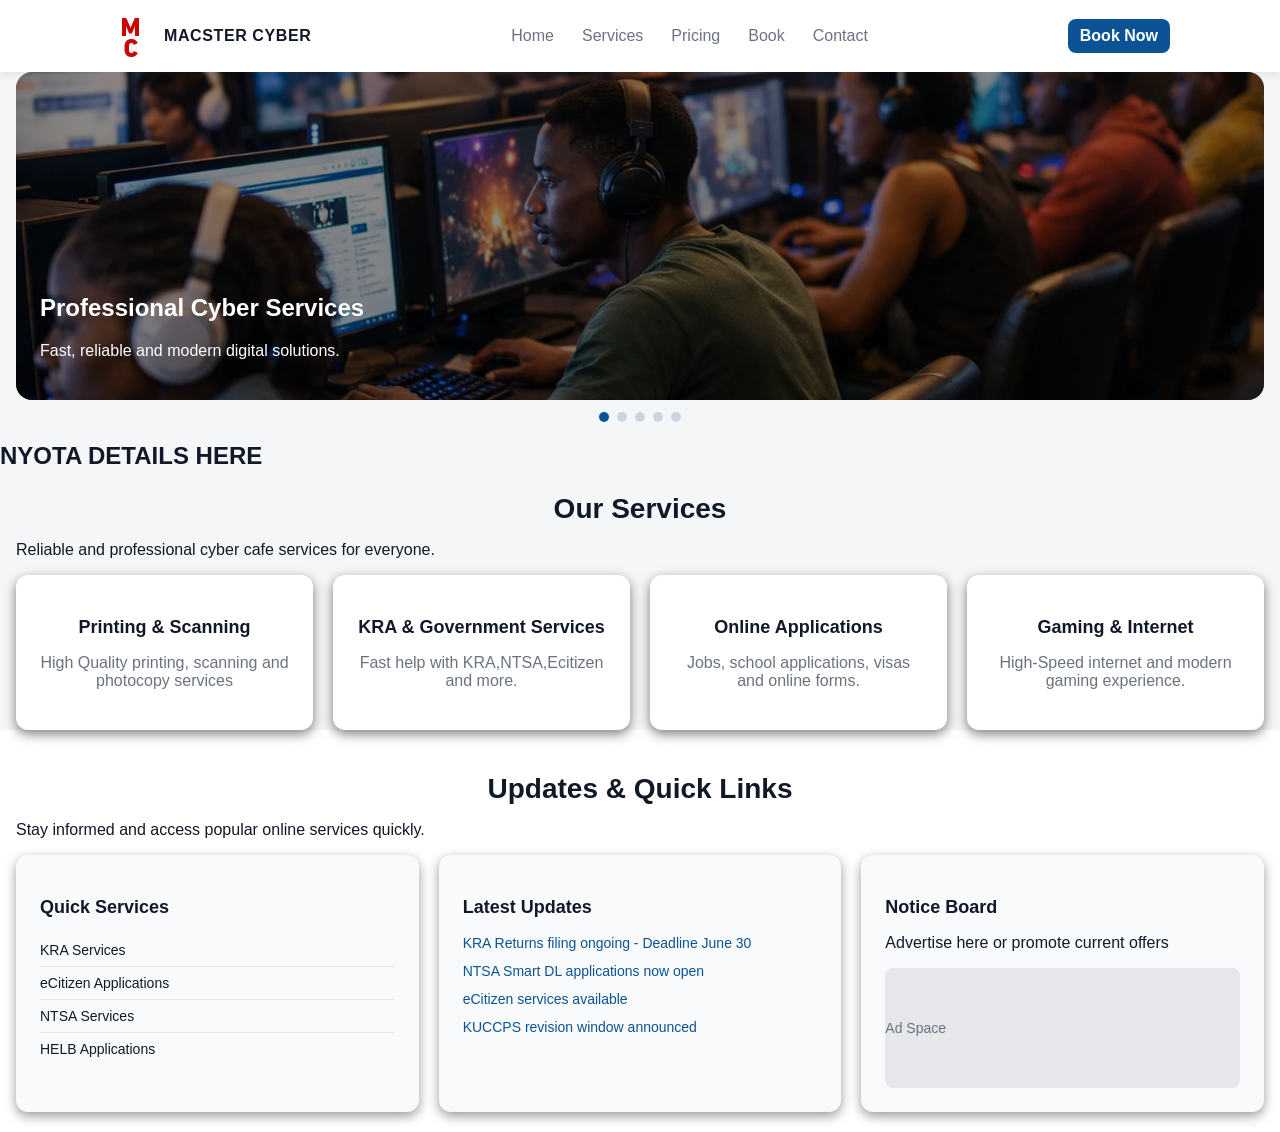
<file: nyota.html>
<!DOCTYPE html>
<html lang = "en">
  <head>
    <meta charset="utf-8"/>
    <meta name="viewport" content="width=device-width, initial-scale=1"/>
    <title>Macster Cyber Cafe</title>
    <link rel="stylesheet" href="style.css"/>
  </head>
  <body>
    <header class="site-header">
      <div class="nav-container">
        <a href="#" class="brand" aria-label="Cyber Cafe Home">
          <img src="assets\images\MC LOGO.png" alt="Logo" class="brand-logo" />
          <span class="brand-name">MACSTER CYBER</span>
        </a>

        <nav class="primary-nav" aria-label="Main Navigation">
          <ul class="nav-list">
            <li><a href="index.html">Home</a></li>
            <li><a href="#">Services</a></li>
            <li><a href="#">Pricing</a></li>
            <li><a href="#">Book</a></li>
            <li><a href="#">Contact</a> </li>
          </ul>

        </nav>
        <a href="#" class="cta" id="ctabutton">Book Now</a>
      </div>
    </header>

<section class="slider-section">
  <div class="container">

    <div class="slider">

      <div class="slide active">
        <img src="assets\images\slide-1.webp" alt="Cyber services 1">
        <div class="overlay"></div>
      <div class="slide-text">
        <h2>Professional Cyber Services</h2>
    <p>Fast, reliable and modern digital solutions.</p>
      </div>
      </div>
      
      <div class="slide">
        <img src="assets\images\slide-2.webp" alt="Cyber services 2">
        <div class="overlay"></div>
      <div class="slide-text">
          <h2>High-Speed Internet</h2>
    <p>Work, play, and browse without limits.</p>
      </div>
      </div>
  

      <div class="slide">
        <img src="assets\images\slide-1.webp" alt="Cyber services 3">
        <div class="overlay"></div>
      <div class="slide-text">
       <h2>Gaming Zone</h2>
        <p>Enjoy the latest games with friends.</p>
      </div>
      </div>

      <div class="slide">
        <img src="assets\images\slide-4.webp" alt="Cyber services 4">
        <div class="overlay"></div>
      <div class="slide-text">
       <h2>Online Services</h2>
        <p>Online Job application, Government Services etc </p>
      </div>
      </div>

      <div class="slide">
        <img src="assets\images\slide-5.webp" alt="Cyber services 5">
        <div class="overlay"></div>
      <div class="slide-text">
       <h2>WhatsApp</h2>
        <p>Instant replay</p>
      </div>
      </div>
  <!-- more slides later -->
  <div class="slider-dots">
    <span class="dot active"></span>
    <span class="dot"></span>
    <span class="dot"></span>
    <span class="dot"></span>
    <span class="dot"></span>
    </div>

  </div>
  </div>




<h1>NYOTA DETAILS HERE</h1>


<section class="services">
<div class="container">
  <h2 class="section-title">Our Services</h2>
  <p class="section-subtitle">
    Reliable and professional cyber cafe services for everyone.
  </p>
  <div class="services-grid">


    <div class="service-card">
    <h3>Printing & Scanning</h3>
    <p>High Quality printing, scanning and photocopy services</p>
  </div>

  <div class="service-card">
    <h3>KRA & Government Services</h3>
    <p>Fast help with KRA,NTSA,Ecitizen and more.</p>
  </div>

  <div class="service-card">
        <h3>Online Applications</h3>
        <p>Jobs, school applications, visas and online forms.</p>
      </div>
  <vid class="service-card">
    <h3>Gaming & Internet</h3>
    <p>High-Speed internet and modern gaming experience.</p>
  </vid>

  </div>
</div>

</section>



<section class="updates">
  <div class="container">

    <h2 class="section-title">Updates & Quick Links</h2>
    <p class="section-subtitle">
      Stay informed and access popular online services quickly.
    </p>

    <div class="updates-grid">

      <!-- Column 1: updates -->
       <div class="updates-card">
        <h3>Quick Services</h3>
        <ul class="quick-services">
          <li>KRA Services</li>
          <li>eCitizen Applications</li>
          <li>NTSA Services</li>
          <li>HELB Applications</li>
        </ul>
       </div>

        <!-- Column 2: Quick Services -->
       <div class="updates-card">
        <h3>Latest Updates</h3>
        <ul class="updates-list">
          <li><a href="#" >KRA Returns filing ongoing - Deadline June 30</a></li>
           <li><a href="#" >NTSA Smart DL applications now open</a></li>
            <li><a href="#" >eCitizen services available</a></li>
             <li><a href="#" >KUCCPS revision window announced</a></li>
        </ul>
       </div>

       <!-- Column 3: Ads / Promo -->
        <div class="updates-card ads-card">
          <h3>Notice Board</h3>
          <p>
            Advertise here or promote current offers
          </p>
          <div class="ad-placeholder">
            Ad Space
          </div>
        </div>

    </div>
  </div>
</section>






<script src="script.js"></script>

  </body>

</html>
</file>
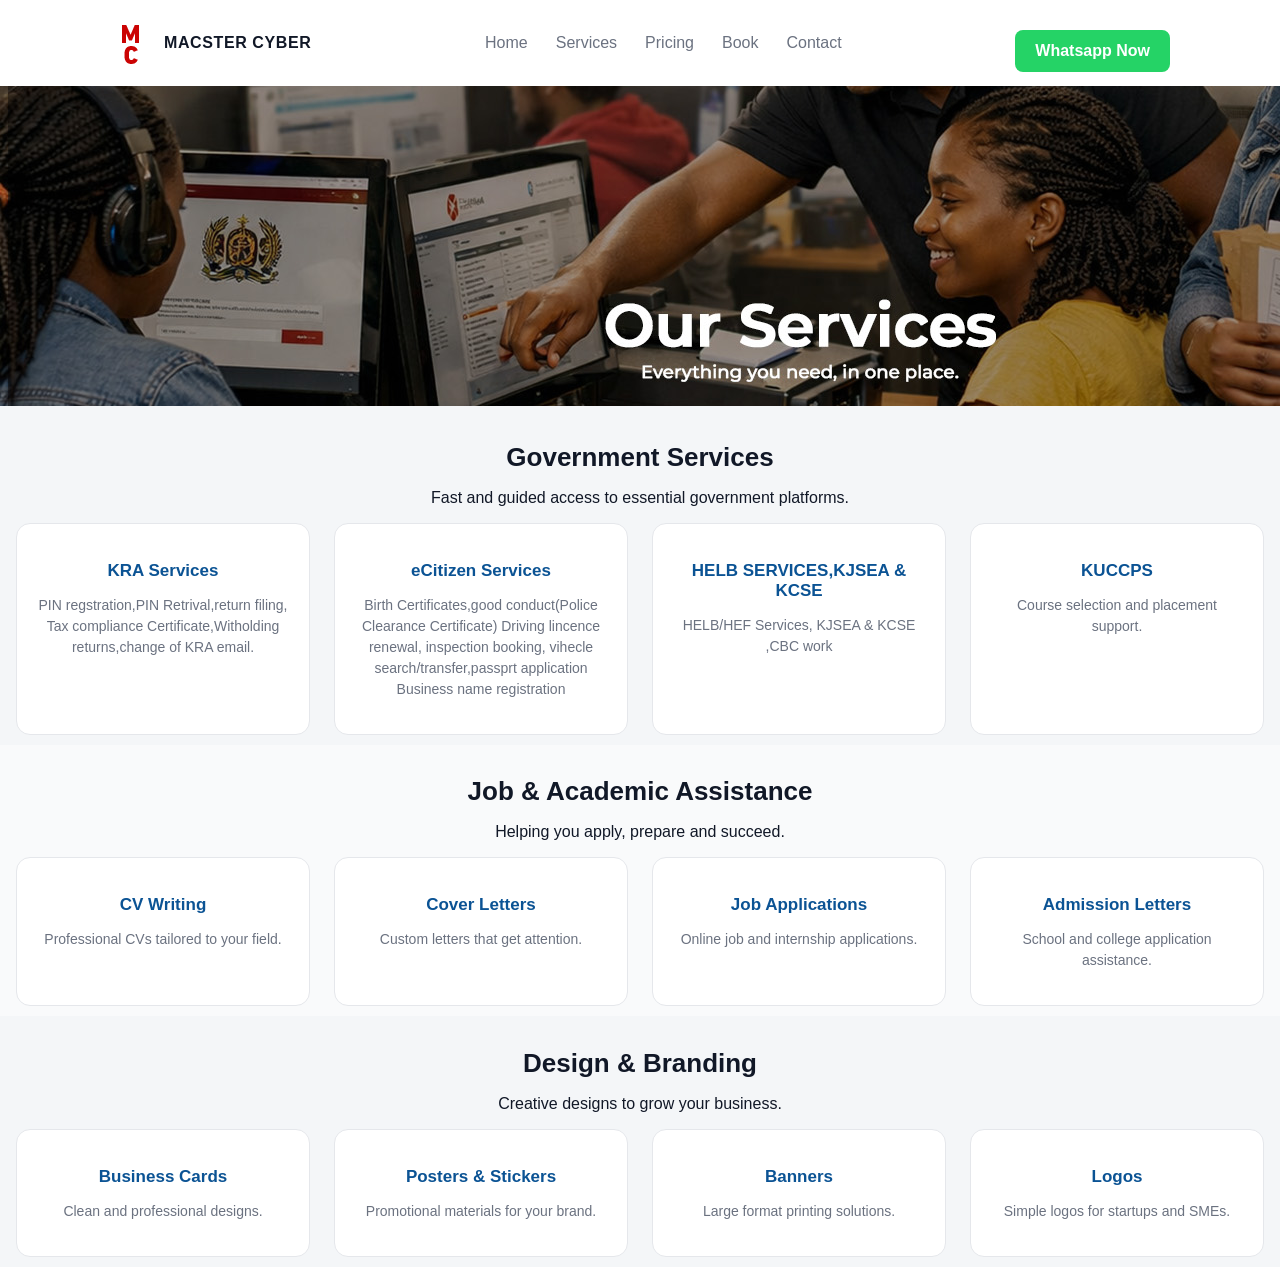
<file: services.html>
<!DOCTYPE html>
<html lang = "en">
  <head>
    <meta charset="utf-8"/>
    <meta name="viewport" content="width=device-width, initial-scale=1"/>
    <title>Macster Cyber Cafe</title>
    <link rel="stylesheet" href="style.css"/>
    <link rel="stylesheet" href="services.css"/>
    <link
  rel="stylesheet"
  href="https://cdnjs.cloudflare.com/ajax/libs/font-awesome/6.5.0/css/all.min.css"/>

  </head>
  <body>
    <header class="site-header">
      <div class="nav-container" button class="menu-toggle" aria-label="Open menu">
        <a href="#" class="brand" aria-label="Cyber Cafe Home">
          <img src="assets\images\MC LOGO.png" alt="Logo" class="brand-logo" />
          <span class="brand-name">MACSTER CYBER</span>
        </a>

        <nav class="primary-nav" aria-label="Main Navigation">
          <ul class="nav-list">
            <li><a href="#">Home</a></li>
            <li><a href="#">Services</a></li>
            <li><a href="#">Pricing</a></li>
            <li><a href="#">Book</a></li>
            <li><a href="#"">Contact</a> </li>
          </ul>

        </nav>
        <a href="https://wa.me/254110351477"class="whatsapp-btn" target="_blank"class="cta" id="ctabutton">Whatsapp Now</a>
      </div>
    </header>

    <section class="page-banner">
    <img src="assets\images\services\services-banner.jpg" alt="Macster Cyber Services"/>
    </section>


    <section class="service-category" id="government">
      <div class="container">

        <h2>Government Services</h2>
        <p class="category-intro">Fast and guided access to essential government platforms.</p>

        <div class="services-grid">

          <div class="service-item">
            <h3>KRA Services</h3>
            <p>PIN regstration,PIN Retrival,return filing, Tax compliance Certificate,Witholding returns,change of KRA email.</p>
          </div>

          <div class="service-item">
            <h3>eCitizen Services</h3>
            <p>Birth Certificates,good conduct(Police Clearance Certificate) Driving lincence renewal, 
              inspection booking, vihecle search/transfer,passprt application Business name registration</p>
          </div>

          <div class="service-item">
            <h3>HELB SERVICES,KJSEA & KCSE</h3>
            <P>HELB/HEF Services, KJSEA & KCSE ,CBC work</P>
          </div>
          <div class="service-item">
            <h3>KUCCPS</h3>
            <P>Course selection and placement support.</P>
          </div>

        </div>
      </div>

    </section>


    <section class="service-category" id="jobs">
  <div class="container">

    <h2>Job & Academic Assistance</h2>
    <p class="category-intro">
      Helping you apply, prepare and succeed.
    </p>

    <div class="services-grid">

      <div class="service-item">
        <h3>CV Writing</h3>
        <p>Professional CVs tailored to your field.</p>
      </div>

      <div class="service-item">
        <h3>Cover Letters</h3>
        <p>Custom letters that get attention.</p>
      </div>

      <div class="service-item">
        <h3>Job Applications</h3>
        <p>Online job and internship applications.</p>
      </div>

      <div class="service-item">
        <h3>Admission Letters</h3>
        <p>School and college application assistance.</p>
      </div>

    </div>

  </div>
</section>



<section class="service-category" id="design">
  <div class="container">

    <h2>Design & Branding</h2>
    <p class="category-intro">
      Creative designs to grow your business.
    </p>

    <div class="services-grid">

      <div class="service-item">
        <h3>Business Cards</h3>
        <p>Clean and professional designs.</p>
      </div>

      <div class="service-item">
        <h3>Posters & Stickers</h3>
        <p>Promotional materials for your brand.</p>
      </div>

      <div class="service-item">
        <h3>Banners</h3>
        <p>Large format printing solutions.</p>
      </div>

      <div class="service-item">
        <h3>Logos</h3>
        <p>Simple logos for startups and SMEs.</p>
      </div>

    </div>

  </div>
</section>

    </body>
</file>
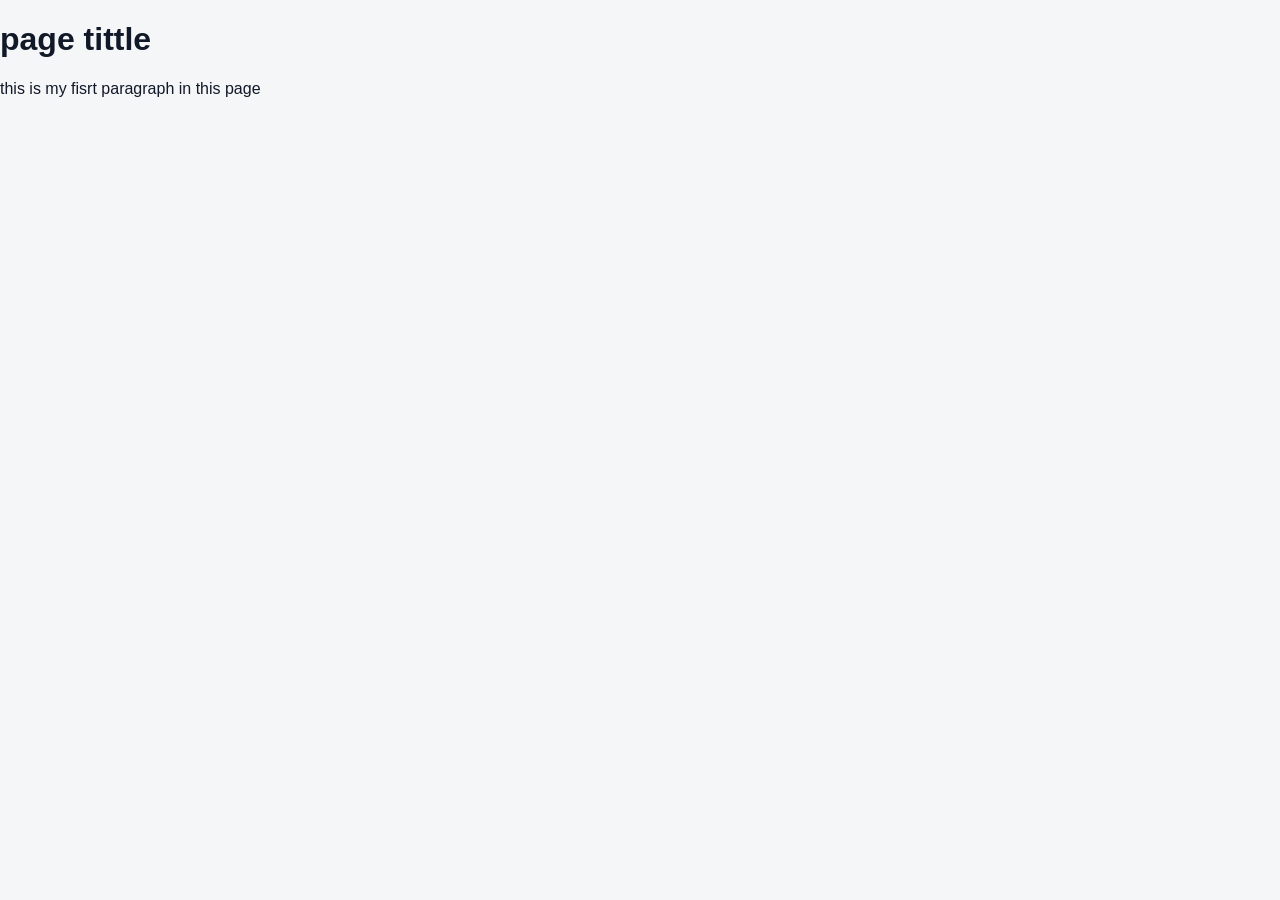
<file: y.html>
<!doctype html>
<html>
    <head>
        <title>introduction to html</title>
        <link href="y.css" type="text/css" />
 <link href="style.css" type="text/css"
 rel="stylesheet" />


    </head>
    <body>
        <h1>page tittle</h1>
        <p>this is my fisrt paragraph in this page</p>
    </body>
</html>
</file>
<file: style.css>
:root{
  --accent: #0b5394;
  --bg: #ffffff;
  --muted: #6b7280;
  --max-width:1100px;
  
}
.slider{
  visibility: hidden;
}

.slide { 
  display: none; }

.slide.active{
  display: block;
}

* { box-sizing: border-box; }
body {
  margin:0;
  font-family:inter,Arial,Sans-serif;
  background: #f4f6f8;
  color: #111827;
}
/* header layout */
.site-header {
  background: var(--bg);
  box-shadow: 0 5px 6px rgba(2,6,23,0.06);
}

.nav-container {
  flex-wrap: wrap;
}

@media (max-width: 768px){
  .primary-nav{
    width: 100%;
    margin-top: 10px;
  }

  .nav-list{
    justify-content: center;
    flex-wrap: wrap;
  }
  .cta{
    margin-top: 10px;
  }
}


.menu-toggle {
  display: none;
  background: none;
  border: none;
  font-size: 26px;
  cursor: pointer;
}



.nav-container{
  max-width: var(--max-width);
  margin: 0 auto;
  padding: 14px 20px;
  display: flex;
  align-items:center;
  gap:16px;
  justify-content: space-between;
}

/* brand */
.brand{ display: flex; align-items:center; gap:10px; text-decoration:none; color:inherit;}
.brand-logo{width:44px; height:44px; background:#ffffff; border-radius:8px;display:inline-block;}
.brand-name{ font-weight:700; letter-spacing:0.6px;}

/* nav */
.nav-list{list-style:none; display:flex; gap:8px; margin:0; padding:0; align-items:center;}
.nav-list a{ text-decoration:none;padding:8px 10px; border-radius:8px; color:var(--muted);}
.nav-list a:hover{ background:#eef4ff;color:var(--accent);}

/* CTA */
.cta {
  background: var(--accent);
  color: white;
  padding:8px 12px;
  text-decoration:none;
  border-radius:8px;
  font-weight:700;
}

.slider img {
  width: 100%;
  height:auto;
  object-fit: cover;
}

.slider{
  max-height: 420px;
  overflow: hidden;
}

@media (max-width: 600px){
  .slider{
    max-height: 260px;
  }

.slide-text h2 {
  font-size:20px;
}

.slide-text p {
  font-size: 14px;
}
}

.slide {
  position:relative;
}
.slide img{
  width: 100%;
  display: block;
  border-radius: 16px;
}

.slide-text {
  position: absolute;
  left: 24px;
  bottom: 24px;
  color:white;
  z-index: 2;
}

.overlay{
  position:absolute;
  inset:0;
  background: rgba(0,0,0,0.45);
  border-radius: 16px;
  z-index: 1;
}

.slide{
  position:relative;
  display: none;
}

.slide.active{
  display: block;
}

.slider{
  position:relative;
}

.slider-dots{
  display: flex;
  justify-content: center;
  gap: 8px;
  margin-top: 12px;
}

.dot{
  width:10px;
  height: 10px;
  background:#cbd5e1;
  border-radius: 50%;
  cursor: pointer;
}

.dot.active{
  background: var(--accent);
}



.container{
  max-width: :var(--max-width);
  margin: 0 auto;
  padding: 0 16px;
}







.services-preview {
  background: #ffffff;
  padding: 10px 0;
}

.services-preview h2 {
  text-align:center;
  font-size: 28px;
  margin-bottom: 10px;
  color: #111827;
}

.section-intro {
  text-align:center;
  color: var(--muted);
  max-width: 600px;
  margin: 0 auto 40px;
}

.cyber-services-grid {
  display: grid;
  grid-template-columns: repeat(4, 1fr);
  gap: 24px;
}

.cyber-services-card {
  display: block;
  background: #f9fafb;
  padding: 24px;
  border-radius: 16px;
  text-decoration: none;
  color: #111827;
  transition: transform 0.25s ease, box-shadow 0.25s ease;
  border: 1px solid #e5e7eb;
}

.cyber-services-card h3 {
  font-size: 18px;
  margin-bottom: 8px;
  color: var(--accent);
}

.cyber-services-card p {
  font-size: 14px;
  color: var(--muted);
  line-height: 1.5;
}

.cyber-services-card:hover {
  transform: translateY(-6px);
  box-shadow: 0 10px 25px rgba(0,0,0,0.08);
  background: #ffffff;
}


.view-all {
  text-align: center;
  margin-top: 20px;
  margin-bottom: -60px;
}

.view-all .btn {
  display: inline-block;
  padding: 12px 28px;
  background: var(--accent);
  color: #ffffff;
  border-radius: 999px;
  text-decoration: none;
  font-weight: 500;
}

.view-all .btn:hover {
  opacity: 0.9;
}


.cyber-services-card {
  text-align: center;
}



.service-icon {
  width: 24px;
  height: 24px;
  border-radius: 12px;
  background: #eef4ff;
  display: flex;
  align-items: center;
  justify-content: center;
  margin-bottom: 16px;
  margin-left: auto;
  margin-right: auto;
}

.service-icon i {
  font-size: 20px;
  color: var(--accent);
}

.service-card:hover .service-icon {
  background: var(--accent);
}

.service-card:hover .service-icon i {
  color: #ffffff;
}




.services-grid{
  display:grid;
  grid-template-columns: repeat(4, 1fr);
  gap:20px;

}




.service-card{
  background: #ffffff;
  padding:24px;
  border-radius: 12px;
  text-align: center;
  box-shadow: 0 4px 12px rgba(0,0,0,0.5);
}


.service-card h3 {
margin-bottom: 10px;
font-size: 18px;
}

.service-card p {
color: var(--muted);
font-size: 16px;
}

.service-card:hover{
  transform: translateY(-5px);
  transition : 0.3s ease:
}

.services-grid{
  display:grid;
  grid-template-columns: 1fr;
  gap:20px;

  @media (min-width: 600px){
    .services-grid{
      grid-template-columns: repeat(2, 1fr);
    }
  }
}

@media (min-width: 1024px){
  .services-grid{
    grid-template-columns: repeat(4, 1fr);
  }
}




.updates {
  background: #ffffff;
  padding: 20px 0;
}
.section-subtitle p{
  text-align:center;
  color: var(--muted);
  max-width: 600px;
  margin: 0 auto 40px;
}

.updates-grid {
  display: grid;
  grid-template-columns: 1fr;
  gap: 20px;
}

@media (min-width: 768px) {
  .updates-grid {
    grid-template-columns: repeat(2, 1fr);
  }
}

@media (min-width: 1024px) {
  .updates-grid  {
    grid-template-columns: repeat(3, 1fr);
  }
}

.updates-card {
  background: #f9fafb;
  padding: 24px;
  border-radius: 12px;
  box-shadow: 0 4px 12px rgba(0,0,0,0.4);
}

.updates-card h3 {
  margin-bottom: 16px;
  font-size: 18px;
}

.updates-list {
  list-style: none;
  padding: 0;
  margin: 0;
}

.updates-list li {
  margin-bottom: 10px;
}

.updates-list a {
  text-decoration: none;
  color: var(--accent);
  font-size: 14px;
}

updates-list a:hover {
  text-decoration: underline;
}

.quick-services {
  list-style: none;
  padding: 0;
  margin: 0;
}

.quick-services li {
  padding: 8px 0;
  border-bottom: 1px solid #e5e7eb;
  font-size: 14px;
}

.quick-services li:last-child {
  border-bottom: none;

}

.das-card p {
  font-size: 14px;
  color: var(--muted);
  margin-bottom: 12px;
}

.ad-placeholder {
  height: 120px;
  background: #e5e7eb;
  border-radius: 8px;
  display: flex;
  align-items: center;
  color: #6b7280;
  font-size: 14px;
}

.exam-guide {
  max-width: calc(100% - 6cm);
  margin-left: auto;
  margin-right: auto;
  padding-top: 30px;
  padding-bottom: 30px;
}


.exam-guide {
  max-width:calc(100%-6cm);
  margin-left:auto;
  margin-right: auto;
  padding: 40px 30px;
  line-height: 1.7;
  font-size: 16px;
  background-color: #ffffff;

}
/* Headings inside exam guide */
.exam-guide h1,
.exam-guide h2,
.exam-guide h3{
  margin-top: 25px;
  margin-bottom: 15px;
  color: #1f2937;
}

/* Paragraphs */
.exam-guide p {
  margin-bottom: 15px;
  color: #374151;
}

/* List */
.exam-guide ul,
.exam-guide ol {
margin-left: 20px;
margin-bottom: 20px;
}

/* Highlight boxes( optional later) */
.exam-guide .notice {
  background: #f3f4f6;
  border-left: 4px solid #2563eb;
  padding: 15px;
  margin: 20px 0;

}


.exam-guide img {
  max-width: 100%;
  height: auto;
  display: block;
  margin: 20px auto;

}

.exam-guide img {
  border: 1px solid #e5e7eb;
  border-radius: 6px;
  padding: 6px;
  background: #fff;
}





.trending-updates {
  background: #f9fafb;
  padding: 60px 0;
}

.section-title {
  text-align:center;
  font-size: 28px;
  margin-bottom: 10px;
  color: #111827;
}

.trending-card {
  text-decoration: none;
  color: inherit;
  display: block;
  height: 100%;

}
.trending-grid{
  display: grid;
  grid-template-columns: repeat(4, 1fr);
  gap: 20px;
  align-items:stretch;
}

.trending-card {
  display: grid;
background:#f9fafb;
padding: 20px;
border-radius: 20px;
box-shadow: 0 4px 12px rgba(0,0,0,0.05)
}

.trending-card {
  background: #ffffff;
  padding: 20px;
  border-radius: 10px;
  box-shadow: 0 4px 12px rgba(0,0,0,0.05);
  transition: transform 0.3s ease, box-shadow 0.3s ease;
}

.trending-card:hover {
  transform: translateY(-6px);
  box-shadow: 0 10px 25px rgba(0,0,0,0.12);
}
.trending-card:hover a {
  color: #0b5394;
}

.trending-card h3 {
  margin-top: 0;
}


.trending-card.kjsea {
  background: #e8f0fe;
}

.trending-card.kuccps-guide {
  background: #e6f4ea;
}

.trending-card.kuccps-guide h3 {
  color: #690000;
}

.trending-card.kuccps-guide  p {
  color: #575555;
}

.trending-card.kra {
  background: #fff4e5;
}

.trending-card.nyota {
  background: #fce8f3;
}

.trending-card.kjsea  h3 {
  color: #018f0d;
}

.trending-card.kra  h3 {
  color: #ff0000;
}

.trending-card.nyota  h3 {
  color: #005f00;
}

.trending-card.kra  p {
  color: #000000;
}


/* Tablet */
@media (max-width: 900px) {
  .trending-grid {
    grid-template-columns: repeat(2, 1fr);
  }
}

/* Phone */
@media (max-width: 500px) {
  .trending-grid {
    grid-template-columns: 1fr;
  }
}


@media (max-width: 1024px) {
  .cyber-services-grid {
    grid-template-columns: repeat(2, 1fr);
  }
}

@media (max-width: 600px) {
  .cyber-services-grid {
    grid-template-columns: 1fr;
  }

  .services-preview {
    padding: 40px 0;
  }

  .service-card {
    padding: 20px;
  }
}







/*whatsapp button*/
.whatsapp-btn {
  display: inline-block;
  margin-top: 16px;
  padding: 12px 20px;
  background-color: #25D366;
  color: #ffffff;
  text-decoration: none;
  border-radius: 8px;
  font-weight: 600;
  transition: transform 0.2s ease, box-shadow 0.2s ease;
}

.whatsapp-btn:hover {
  transform: translateY(-2px);
  box-shadow: 0 6px 14px rgba(0,0,0,0.15);
}
</file>
<file: services.css>
.page-banner{
    width: 100%;
    overflow: hidden;
}

.page-banner{
    width: 100%;
    height:auto;
}
  .services-hero {
  background: #f9fafb;
  padding: 20px 0 10px;
  text-align: center;
}

.services-hero h1 {
  font-size: 32px;
  margin-bottom: 10px;
  color: #111827;
}

.services-hero p {
  color: var(--muted);
  max-width: 600px;
  margin: 0 auto;

}


.service-category {
  padding: 10px 0;
  text-align: center;
}

.service-category:nth-child(even) {
  background: #f9fafb;
}

.service-category h2 {
  font-size: 26px;
  margin-bottom: 8px;
  color: #111827;
}

.category-intro P {
  color: var(--muted);
  margin-bottom: 30px;
  max-width: 700px;
  text-align: center;
}
.services-grid {
  display: grid;
  grid-template-columns: repeat(4, 1fr);
  gap: 24px;
}
.service-item {
  background: #ffffff;
  border: 1px solid #e5e7eb;
  border-radius: 14px;
  padding: 20px;
  transition: transform 0.2s ease, box-shadow 0.2s ease;
}
.service-item h3 {
  font-size: 17px;
  margin-bottom: 6px;
  color: var(--accent);
}

.service-item p {
  font-size: 14px;
  color: var(--muted);
  line-height: 1.5;

}
.service-item:hover {
  transform: translateY(-4px);
  box-shadow: 0 8px 20px rgba(0, 0, 0, 0.08);
}
</file>
